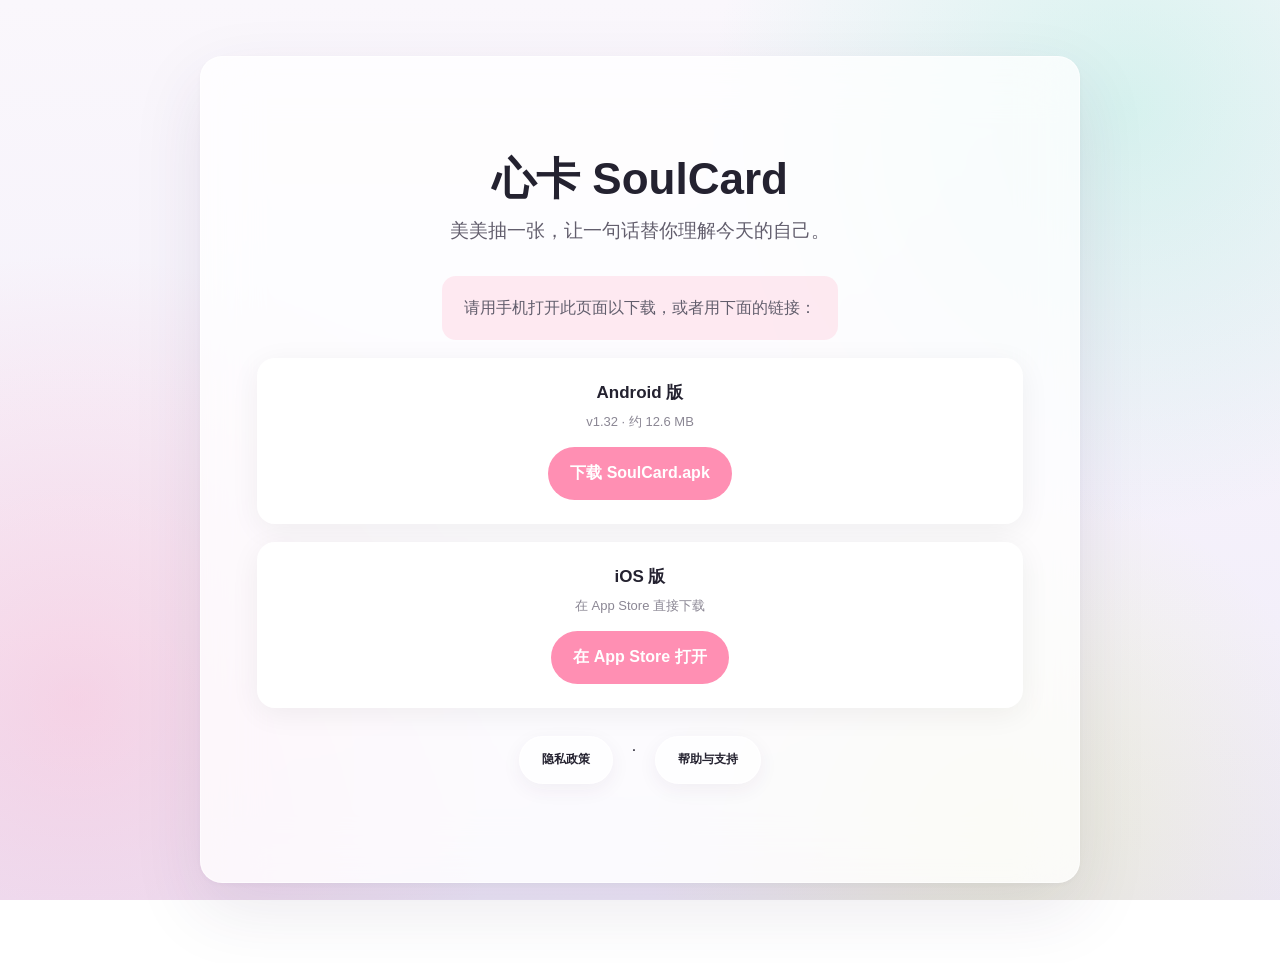
<file: index.html>
<!doctype html>
<html lang="zh-Hans">
<head>
  <meta charset="utf-8">
  <meta name="viewport" content="width=device-width, initial-scale=1">
  <title>下载 心卡 SoulCard</title>
  <meta name="description" content="心卡 SoulCard：美美抽一张，让一句话替你理解今天的自己。本页面会自动检测设备并跳到对应的安装入口。">
  <!-- Smart App Banner. Tells iOS / WeChat's WebKit that this page belongs to
       a specific App Store app; turns programmatic apps.apple.com redirects
       into the native "即将离开微信 / 打开 App Store" confirmation dialog
       instead of WeChat's "非官方网页" security warning. -->
  <meta name="apple-itunes-app" content="app-id=6770044426">
  <link rel="stylesheet" href="style.css">
  <style>
    .dl-card {
      background: #fff;
      border-radius: 18px;
      padding: 22px 22px 24px;
      margin: 18px 0 12px;
      box-shadow: 0 6px 30px rgba(0,0,0,0.06);
    }
    .dl-card h3 { margin: 0 0 4px; font-size: 17px; }
    .dl-card .platform-note {
      color: #8b8794;
      font-size: 13px;
      margin: 0 0 14px;
    }
    .dl-card .apk-download { display: inline-block; margin: 0; }
    .wechat-hint {
      background: #fff7e6;
      border-radius: 14px;
      padding: 16px 18px;
      margin: 16px 0;
      color: #8a6d3b;
      font-size: 14px;
      line-height: 1.6;
    }
    .links { margin-top: 28px; }
    .sub-link { color: #b6b1bb; font-size: 12px; }
  </style>
</head>
<body>
  <main>
    <article class="landing">
      <h1>心卡 SoulCard</h1>
      <p class="tagline">美美抽一张，让一句话替你理解今天的自己。</p>

      <p class="summary" id="status">检测设备中…</p>

      <div id="wechat-hint" class="wechat-hint" style="display:none">
        看起来你在微信里打开了这个页面。<br>
        请点击右上角 <strong>···</strong> → <strong>在浏览器中打开</strong>，才能直接下载安装包。
      </div>

      <div id="actions" style="display:none">
        <div id="card-android" class="dl-card" style="display:none">
          <h3>Android 版</h3>
          <p class="platform-note" id="android-version">最新版本</p>
          <a id="dl-android" class="apk-download" href="#" download>下载 SoulCard.apk</a>
        </div>
        <div id="card-ios" class="dl-card" style="display:none">
          <h3>iOS 版</h3>
          <p class="platform-note">在 App Store 直接下载</p>
          <a id="dl-ios" class="apk-download" href="https://apps.apple.com/cn/app/%E5%BF%83%E5%8D%A1/id6770044426">在 App Store 打开</a>
        </div>
      </div>

      <nav class="links">
        <a class="sub-link" href="./privacy.html">隐私政策</a>
        &nbsp;·&nbsp;
        <a class="sub-link" href="./support.html">帮助与支持</a>
      </nav>
    </article>
  </main>
  <script>
    (function () {
      var ua = navigator.userAgent || '';
      var isAndroid = /Android/i.test(ua);
      var isIOS = /iPhone|iPad|iPod/i.test(ua);
      var isWeChat = /MicroMessenger/i.test(ua);
      var statusEl = document.getElementById('status');
      var actionsEl = document.getElementById('actions');
      var cardAndroid = document.getElementById('card-android');
      var cardIos = document.getElementById('card-ios');
      var dlAndroid = document.getElementById('dl-android');
      var versionNote = document.getElementById('android-version');
      var wechatHint = document.getElementById('wechat-hint');

      function revealAndroid(apkUrl, versionName, sizeMB) {
        dlAndroid.href = apkUrl;
        if (versionName) {
          versionNote.textContent = 'v' + versionName + (sizeMB ? ' · 约 ' + sizeMB + ' MB' : '');
        }
        cardAndroid.style.display = '';
        actionsEl.style.display = '';
      }
      function revealIos() {
        cardIos.style.display = '';
        actionsEl.style.display = '';
      }

      // WeChat WebView blocks .apk downloads (so Android needs the "open in
      // browser" hint), but apps.apple.com deep links work natively in WeChat —
      // tapping one auto-opens the App Store. So the iOS redirect path doesn't
      // need the WeChat guardrail.
      if (isAndroid && isWeChat) {
        wechatHint.style.display = '';
        statusEl.textContent = '心卡 SoulCard 离线运行，零追踪。';
      }

      fetch('./version.json', { cache: 'no-store' })
        .then(function (r) { return r.json(); })
        .then(function (j) {
          var apkUrl = j.apkUrl;
          var versionName = j.apkVersionName;
          var sizeMB = j.apkSizeBytes ? (j.apkSizeBytes / 1024 / 1024).toFixed(1) : null;
          if (isIOS) {
            // Combined with the <meta name="apple-itunes-app"> tag at the top
            // of <head>, iOS / WeChat's WebKit treats this redirect specially:
            // a native "即将离开微信 / 打开 App Store / 允许 / 取消" dialog
            // appears, bypassing the WeChat "非官方网页" security warning.
            // Use replace() (not href) so the intermediate page doesn't sit in
            // history — back button goes to the share origin (post / chat).
            statusEl.textContent = '正在打开 App Store…';
            var iosTarget = 'https://apps.apple.com/cn/app/id6770044426';
            setTimeout(function () { window.location.replace(iosTarget); }, 250);
            setTimeout(function () {
              statusEl.textContent = '没自动跳转？点下面：';
              revealIos();
            }, 1500);
          } else if (isAndroid && !isWeChat) {
            // Direct trigger — Android browsers prompt the user for the APK.
            statusEl.textContent = '正在准备下载…';
            window.location.href = apkUrl;
            setTimeout(function () {
              statusEl.textContent = '没自动开始？点击下面的按钮：';
              revealAndroid(apkUrl, versionName, sizeMB);
            }, 1500);
          } else if (isAndroid && isWeChat) {
            // APK download blocked in WeChat — show card with the "open in
            // browser" hint already visible above.
            revealAndroid(apkUrl, versionName, sizeMB);
          } else {
            // Desktop / unknown — show both download cards.
            statusEl.textContent = '请用手机打开此页面以下载，或者用下面的链接：';
            revealAndroid(apkUrl, versionName, sizeMB);
            revealIos();
          }
        })
        .catch(function () {
          // Fall back to the support page if version.json fetch fails (offline,
          // CDN hiccup, etc).
          statusEl.innerHTML = '加载下载信息失败，请前往 <a href="./support.html">帮助页</a> 手动下载。';
        });
    })();
  </script>
</body>
</html>
</file>
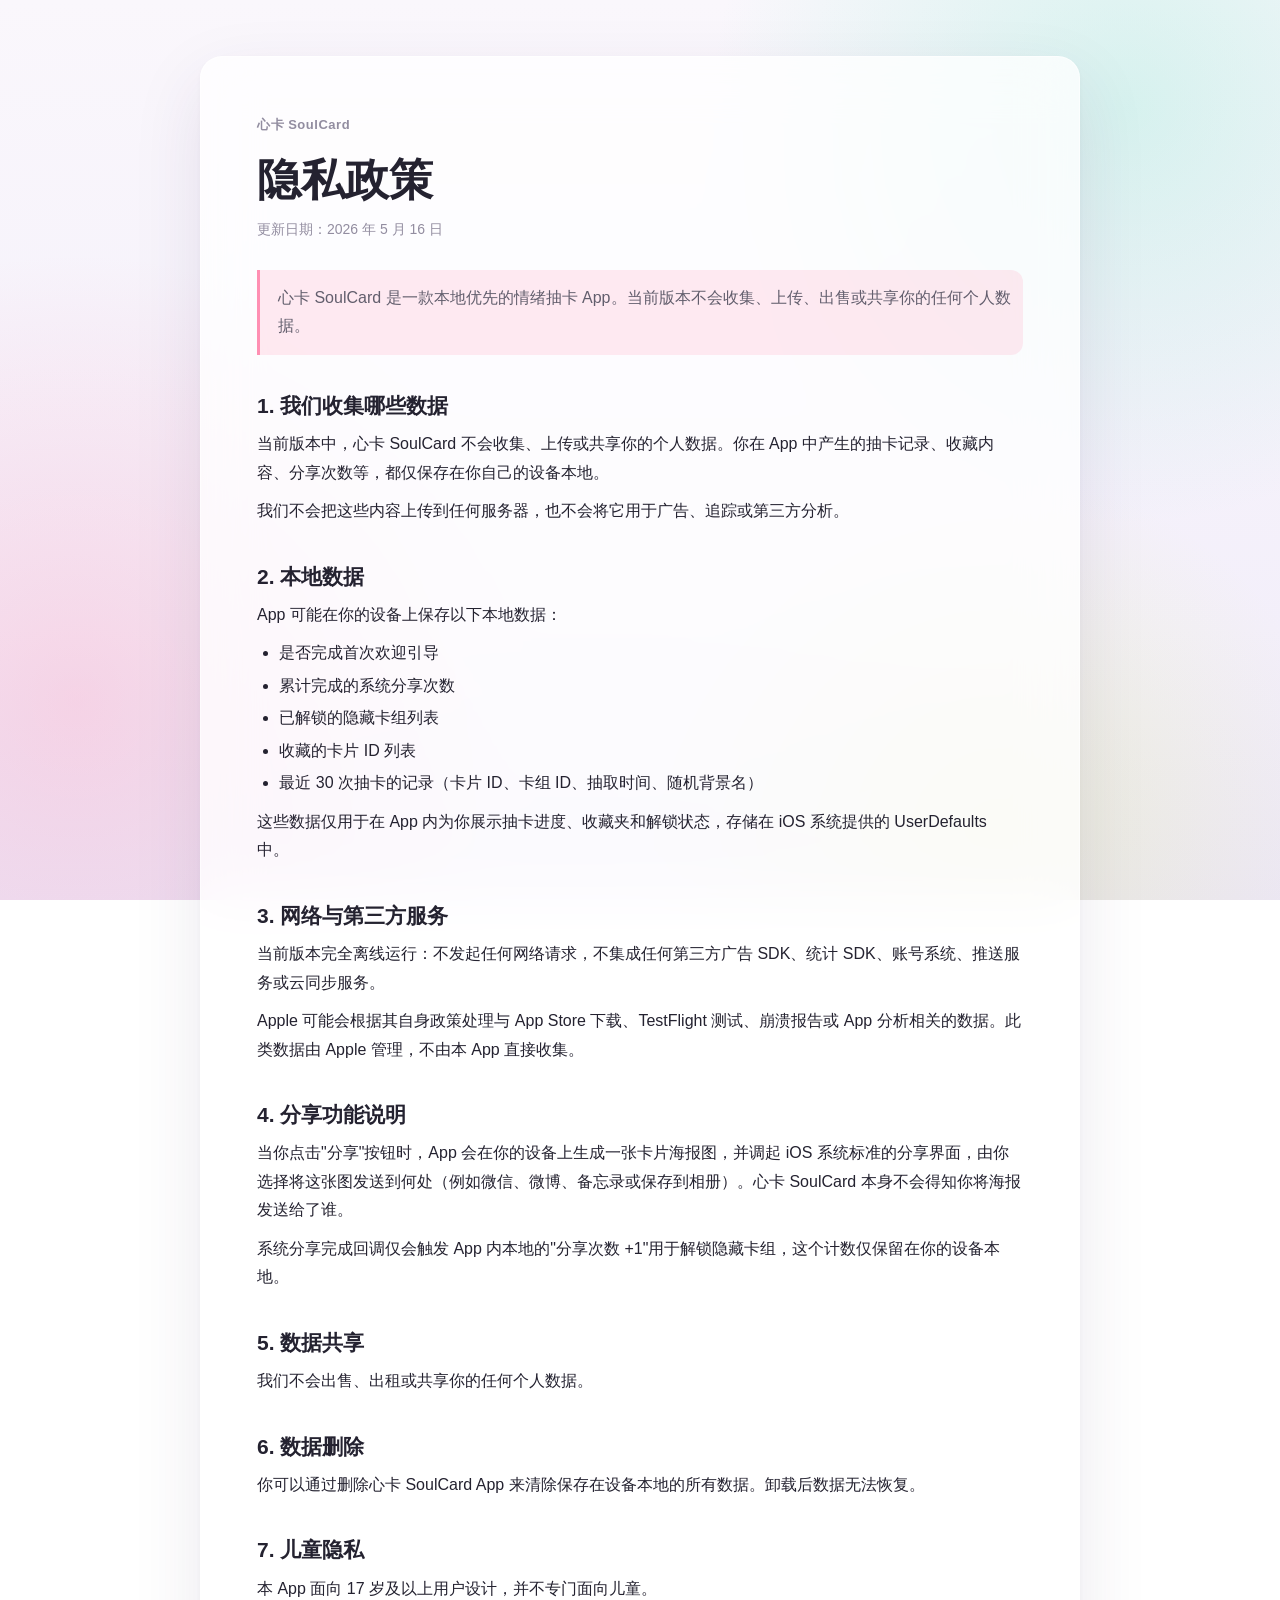
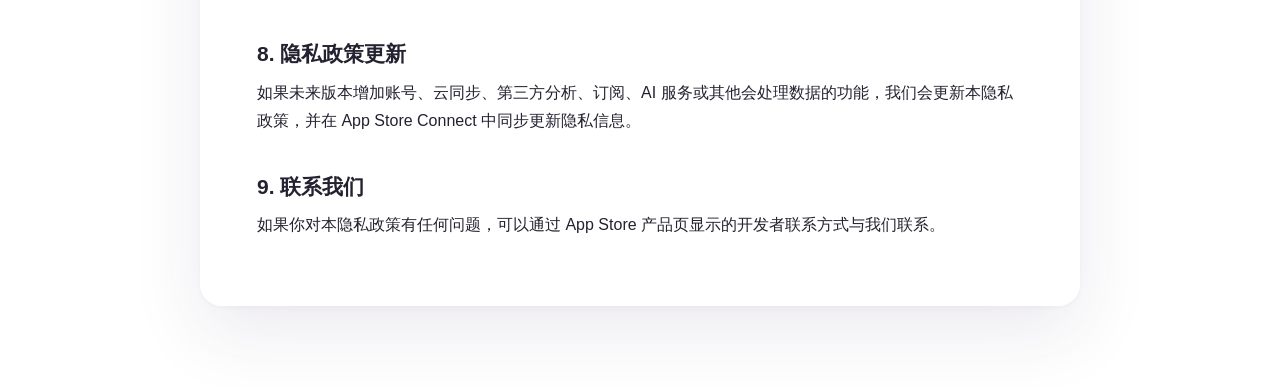
<file: privacy.html>
<!doctype html>
<html lang="zh-Hans">
<head>
  <meta charset="utf-8">
  <meta name="viewport" content="width=device-width, initial-scale=1">
  <title>心卡 SoulCard 隐私政策</title>
  <meta name="description" content="心卡 SoulCard App 隐私政策">
  <link rel="stylesheet" href="style.css">
</head>
<body>
  <main>
    <article>
      <p class="brand"><a href="./index.html">心卡 SoulCard</a></p>
      <h1>隐私政策</h1>
      <p class="meta">更新日期：2026 年 5 月 16 日</p>

      <p class="summary">
        心卡 SoulCard 是一款本地优先的情绪抽卡 App。当前版本不会收集、上传、出售或共享你的任何个人数据。
      </p>

      <h2>1. 我们收集哪些数据</h2>
      <p>
        当前版本中，心卡 SoulCard 不会收集、上传或共享你的个人数据。你在 App 中产生的抽卡记录、收藏内容、分享次数等，都仅保存在你自己的设备本地。
      </p>
      <p>
        我们不会把这些内容上传到任何服务器，也不会将它用于广告、追踪或第三方分析。
      </p>

      <h2>2. 本地数据</h2>
      <p>App 可能在你的设备上保存以下本地数据：</p>
      <ul>
        <li>是否完成首次欢迎引导</li>
        <li>累计完成的系统分享次数</li>
        <li>已解锁的隐藏卡组列表</li>
        <li>收藏的卡片 ID 列表</li>
        <li>最近 30 次抽卡的记录（卡片 ID、卡组 ID、抽取时间、随机背景名）</li>
      </ul>
      <p>这些数据仅用于在 App 内为你展示抽卡进度、收藏夹和解锁状态，存储在 iOS 系统提供的 UserDefaults 中。</p>

      <h2>3. 网络与第三方服务</h2>
      <p>
        当前版本完全离线运行：不发起任何网络请求，不集成任何第三方广告 SDK、统计 SDK、账号系统、推送服务或云同步服务。
      </p>
      <p>
        Apple 可能会根据其自身政策处理与 App Store 下载、TestFlight 测试、崩溃报告或 App 分析相关的数据。此类数据由 Apple 管理，不由本 App 直接收集。
      </p>

      <h2>4. 分享功能说明</h2>
      <p>
        当你点击"分享"按钮时，App 会在你的设备上生成一张卡片海报图，并调起 iOS 系统标准的分享界面，由你选择将这张图发送到何处（例如微信、微博、备忘录或保存到相册）。心卡 SoulCard 本身不会得知你将海报发送给了谁。
      </p>
      <p>
        系统分享完成回调仅会触发 App 内本地的"分享次数 +1"用于解锁隐藏卡组，这个计数仅保留在你的设备本地。
      </p>

      <h2>5. 数据共享</h2>
      <p>
        我们不会出售、出租或共享你的任何个人数据。
      </p>

      <h2>6. 数据删除</h2>
      <p>
        你可以通过删除心卡 SoulCard App 来清除保存在设备本地的所有数据。卸载后数据无法恢复。
      </p>

      <h2>7. 儿童隐私</h2>
      <p>
        本 App 面向 17 岁及以上用户设计，并不专门面向儿童。
      </p>

      <h2>8. 隐私政策更新</h2>
      <p>
        如果未来版本增加账号、云同步、第三方分析、订阅、AI 服务或其他会处理数据的功能，我们会更新本隐私政策，并在 App Store Connect 中同步更新隐私信息。
      </p>

      <h2>9. 联系我们</h2>
      <p>
        如果你对本隐私政策有任何问题，可以通过 App Store 产品页显示的开发者联系方式与我们联系。
      </p>
    </article>
  </main>
</body>
</html>
</file>
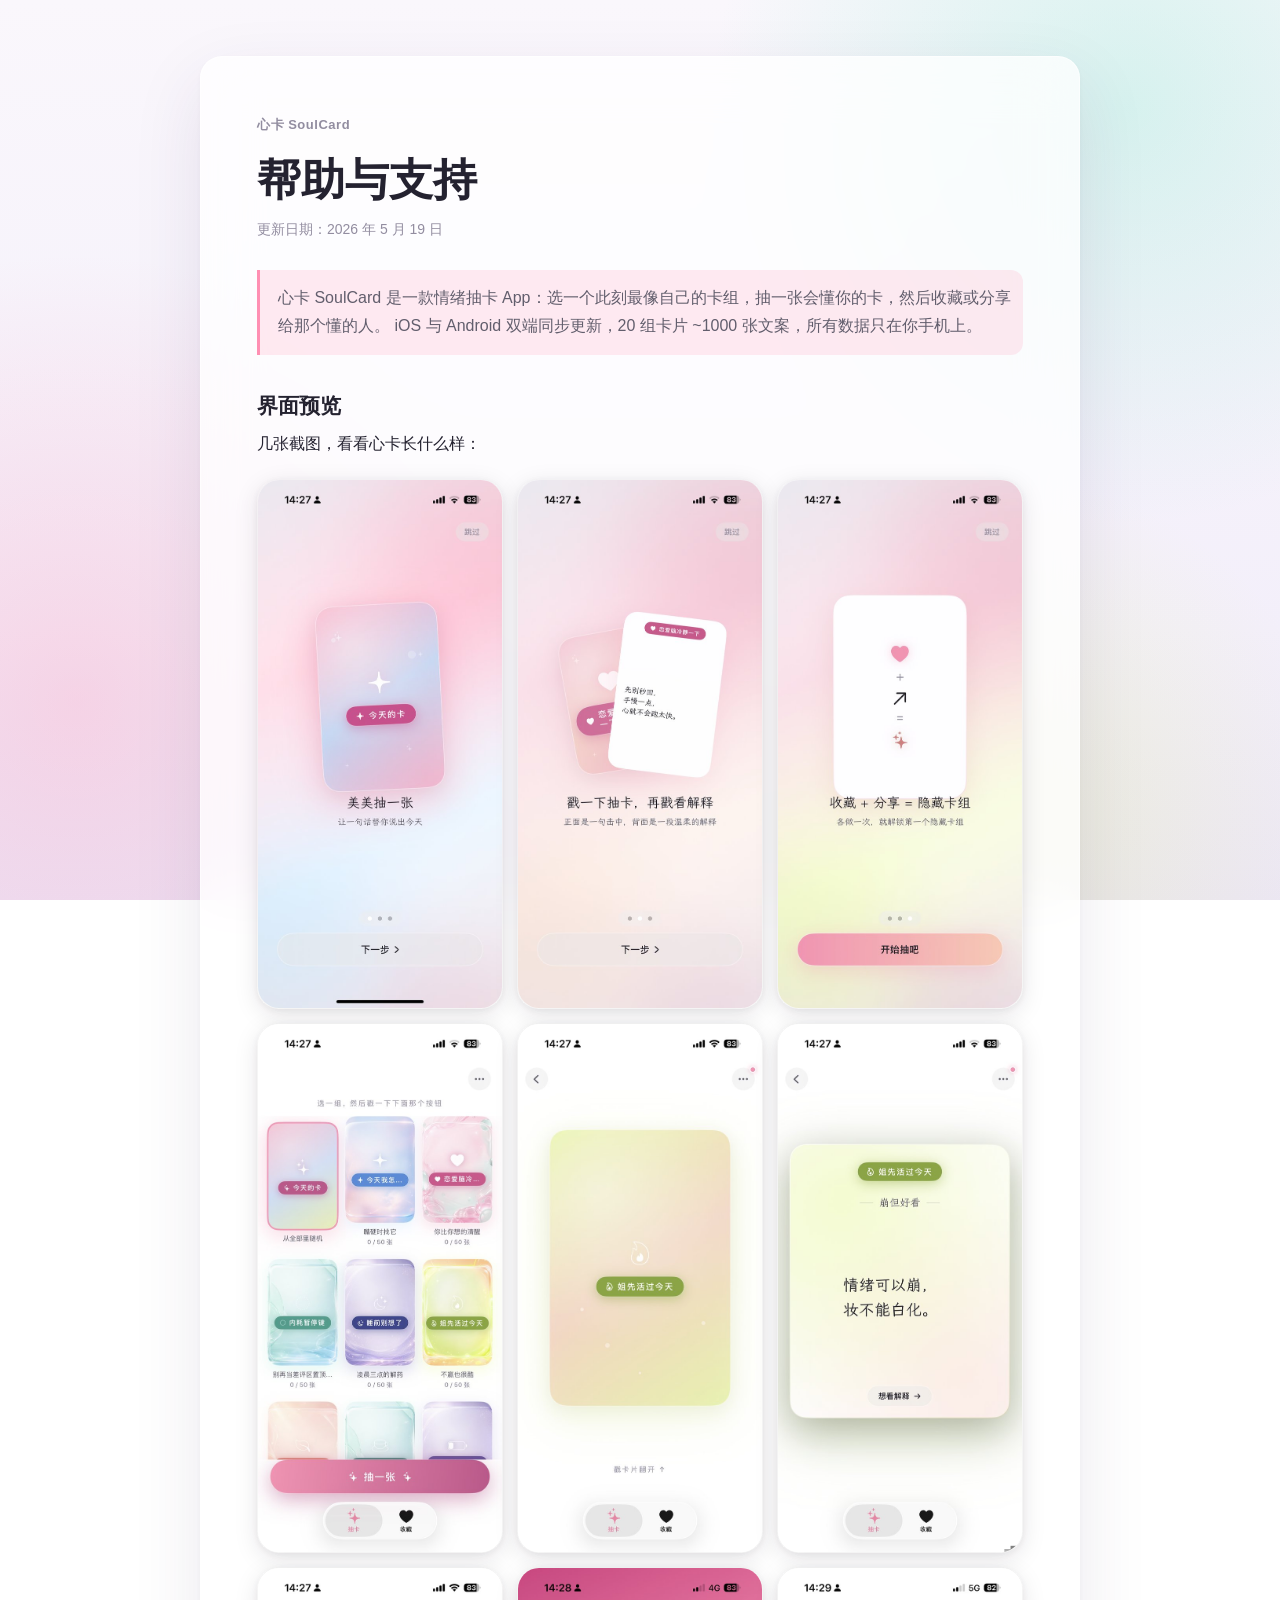
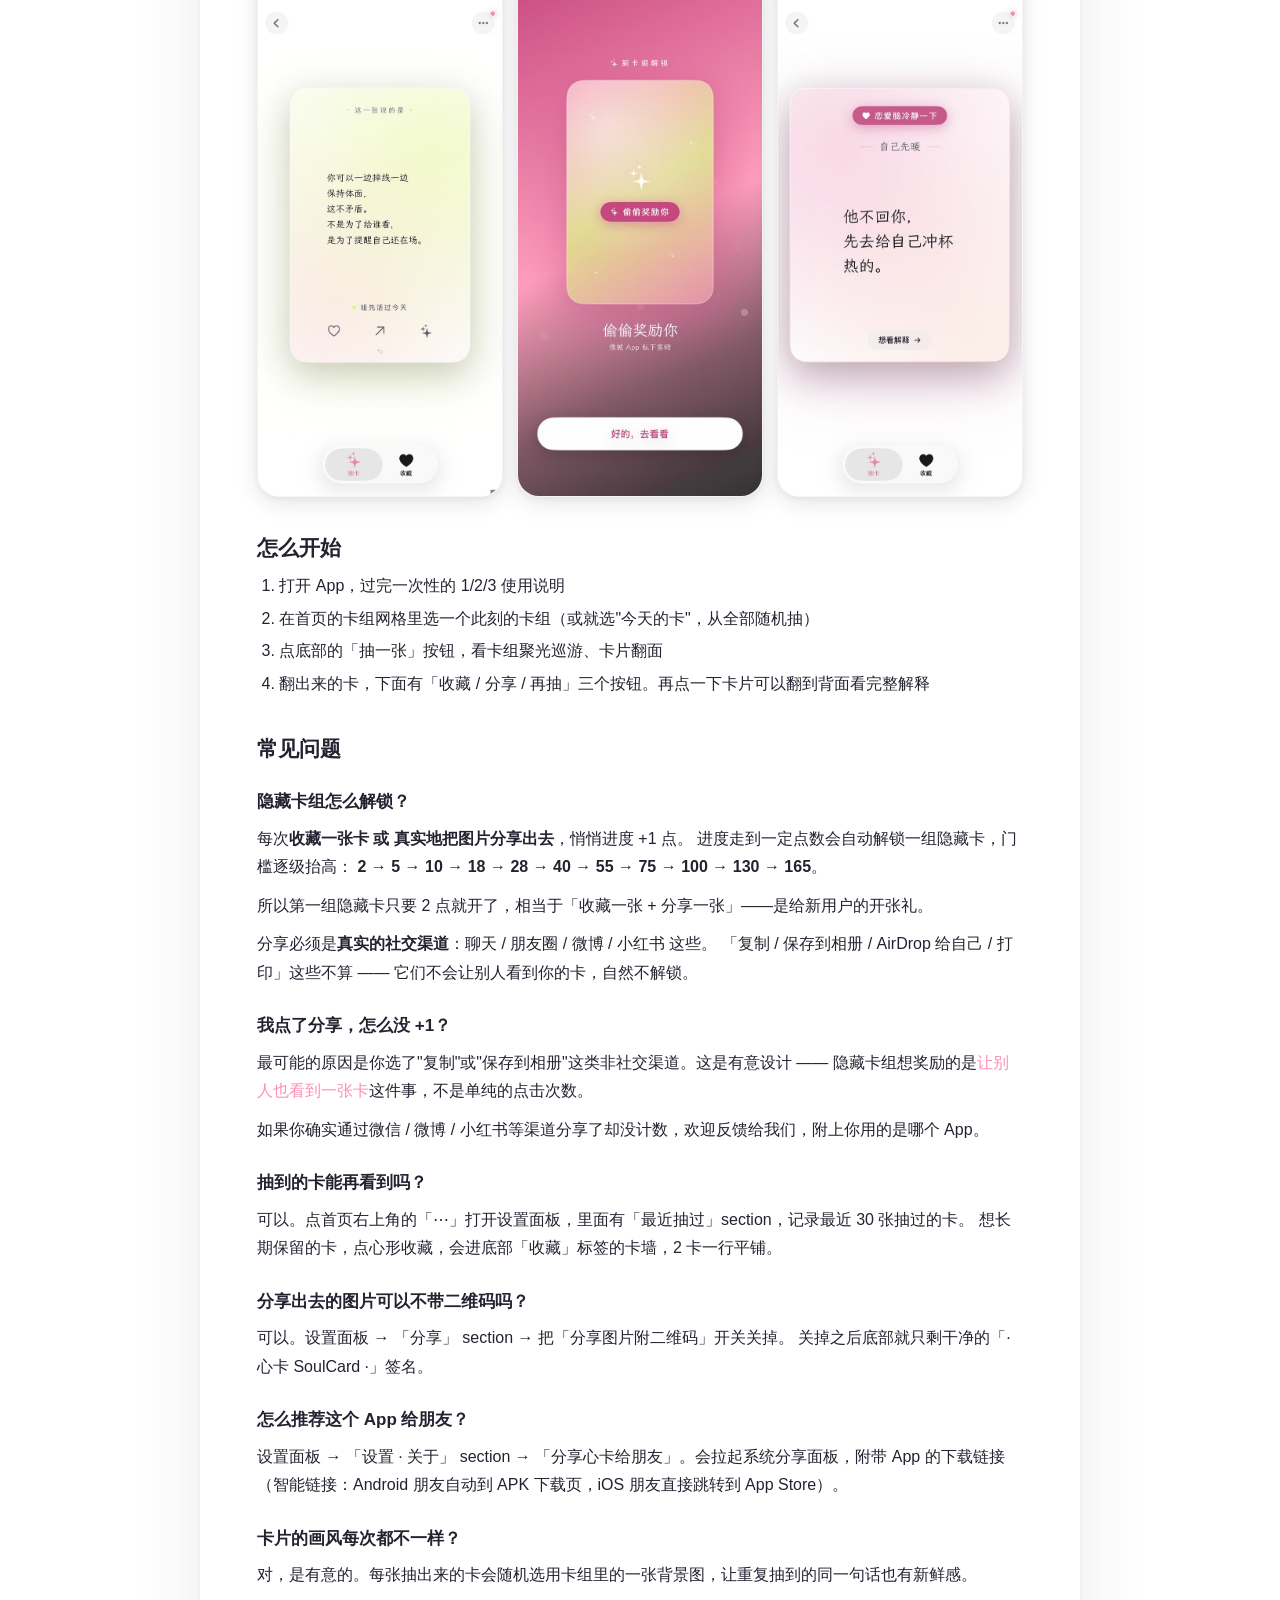
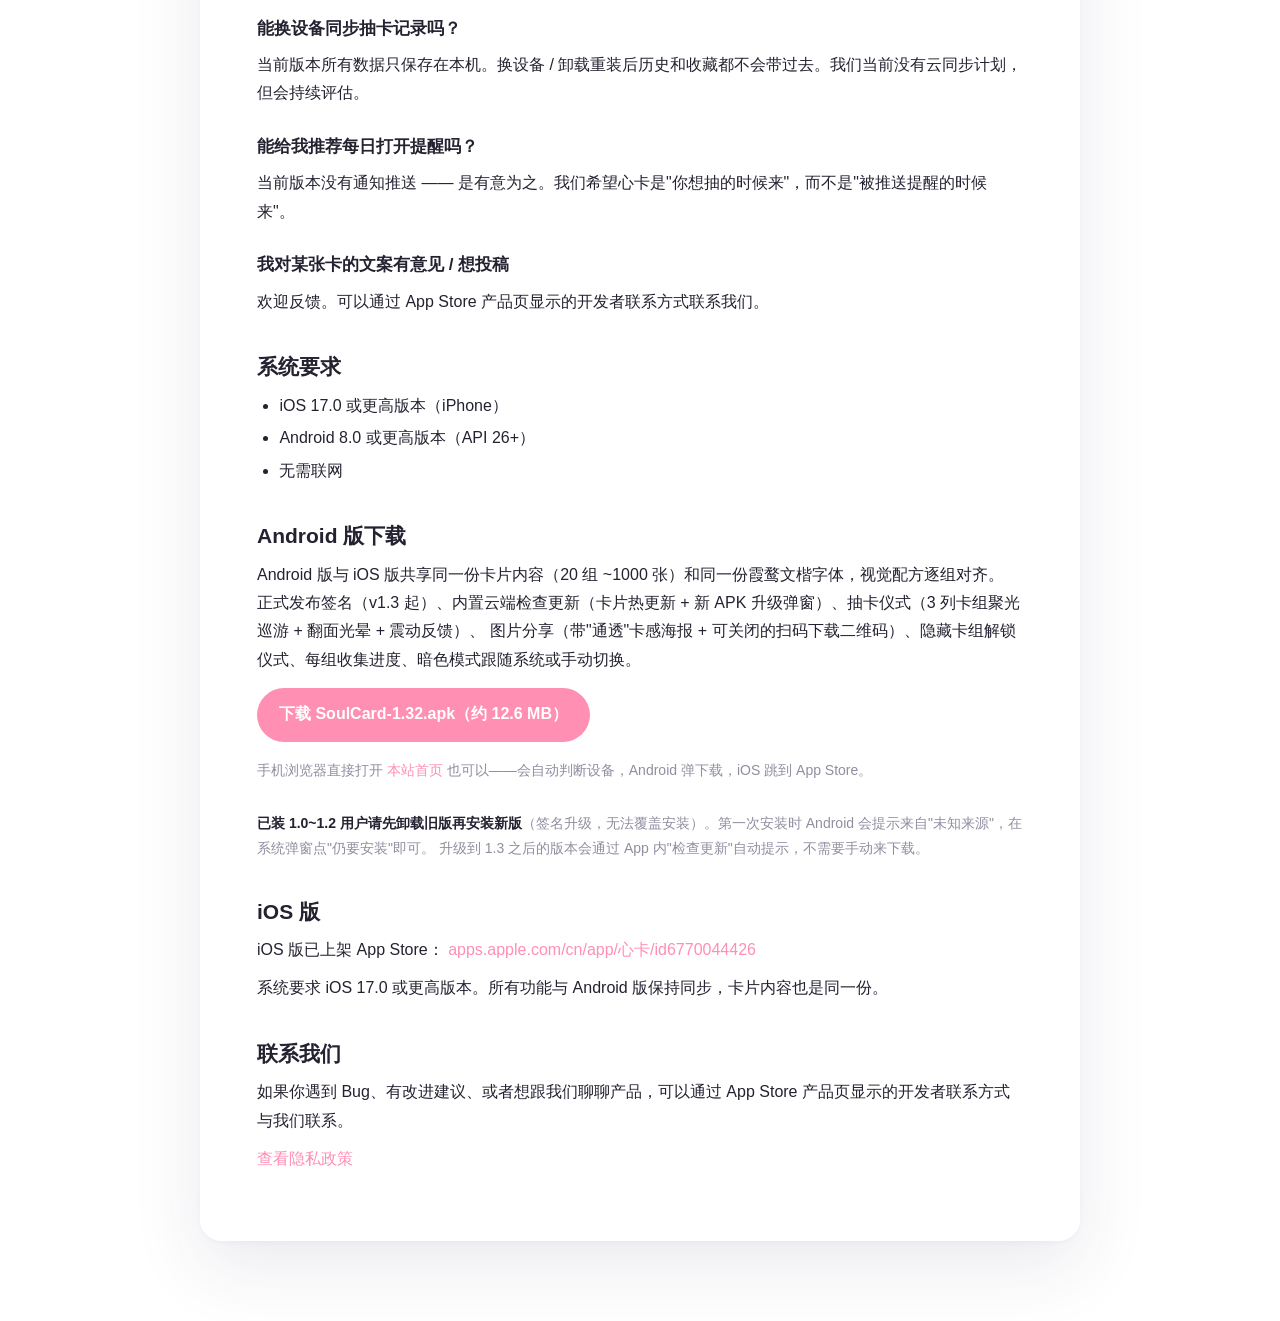
<file: support.html>
<!doctype html>
<html lang="zh-Hans">
<head>
  <meta charset="utf-8">
  <meta name="viewport" content="width=device-width, initial-scale=1">
  <title>心卡 SoulCard 帮助与支持</title>
  <meta name="description" content="心卡 SoulCard App 使用帮助、常见问题与联系方式">
  <link rel="stylesheet" href="style.css">
</head>
<body>
  <main>
    <article>
      <p class="brand"><a href="./index.html">心卡 SoulCard</a></p>
      <h1>帮助与支持</h1>
      <p class="meta">更新日期：2026 年 5 月 19 日</p>

      <p class="summary">
        心卡 SoulCard 是一款情绪抽卡 App：选一个此刻最像自己的卡组，抽一张会懂你的卡，然后收藏或分享给那个懂的人。
        iOS 与 Android 双端同步更新，20 组卡片 ~1000 张文案，所有数据只在你手机上。
      </p>

      <h2>界面预览</h2>
      <p>几张截图，看看心卡长什么样：</p>
      <div class="screenshots-grid">
        <img src="./screenshots/img_7902.jpg" alt="心卡界面 1" loading="lazy">
        <img src="./screenshots/img_7903.jpg" alt="心卡界面 2" loading="lazy">
        <img src="./screenshots/img_7904.jpg" alt="心卡界面 3" loading="lazy">
        <img src="./screenshots/img_7905.jpg" alt="心卡界面 4" loading="lazy">
        <img src="./screenshots/img_7906.jpg" alt="心卡界面 5" loading="lazy">
        <img src="./screenshots/img_7907.jpg" alt="心卡界面 6" loading="lazy">
        <img src="./screenshots/img_7908.jpg" alt="心卡界面 7" loading="lazy">
        <img src="./screenshots/img_7911.jpg" alt="心卡界面 8" loading="lazy">
        <img src="./screenshots/img_7913.jpg" alt="心卡界面 9" loading="lazy">
      </div>

      <h2>怎么开始</h2>
      <ol>
        <li>打开 App，过完一次性的 1/2/3 使用说明</li>
        <li>在首页的卡组网格里选一个此刻的卡组（或就选"今天的卡"，从全部随机抽）</li>
        <li>点底部的「抽一张」按钮，看卡组聚光巡游、卡片翻面</li>
        <li>翻出来的卡，下面有「收藏 / 分享 / 再抽」三个按钮。再点一下卡片可以翻到背面看完整解释</li>
      </ol>

      <h2>常见问题</h2>

      <h3>隐藏卡组怎么解锁？</h3>
      <p>
        每次<strong>收藏一张卡 或 真实地把图片分享出去</strong>，悄悄进度 +1 点。
        进度走到一定点数会自动解锁一组隐藏卡，门槛逐级抬高：
        <strong>2 → 5 → 10 → 18 → 28 → 40 → 55 → 75 → 100 → 130 → 165</strong>。
      </p>
      <p>
        所以第一组隐藏卡只要 2 点就开了，相当于「收藏一张 + 分享一张」——是给新用户的开张礼。
      </p>
      <p>
        分享必须是<strong>真实的社交渠道</strong>：聊天 / 朋友圈 / 微博 / 小红书 这些。
        「复制 / 保存到相册 / AirDrop 给自己 / 打印」这些不算 —— 它们不会让别人看到你的卡，自然不解锁。
      </p>

      <h3>我点了分享，怎么没 +1？</h3>
      <p>
        最可能的原因是你选了"复制"或"保存到相册"这类非社交渠道。这是有意设计 —— 隐藏卡组想奖励的是<em>让别人也看到一张卡</em>这件事，不是单纯的点击次数。
      </p>
      <p>
        如果你确实通过微信 / 微博 / 小红书等渠道分享了却没计数，欢迎反馈给我们，附上你用的是哪个 App。
      </p>

      <h3>抽到的卡能再看到吗？</h3>
      <p>
        可以。点首页右上角的「⋯」打开设置面板，里面有「最近抽过」section，记录最近 30 张抽过的卡。
        想长期保留的卡，点心形收藏，会进底部「收藏」标签的卡墙，2 卡一行平铺。
      </p>

      <h3>分享出去的图片可以不带二维码吗？</h3>
      <p>
        可以。设置面板 → 「分享」 section → 把「分享图片附二维码」开关关掉。
        关掉之后底部就只剩干净的「· 心卡 SoulCard ·」签名。
      </p>

      <h3>怎么推荐这个 App 给朋友？</h3>
      <p>
        设置面板 → 「设置 · 关于」 section → 「分享心卡给朋友」。会拉起系统分享面板，附带 App 的下载链接（智能链接：Android 朋友自动到 APK 下载页，iOS 朋友直接跳转到 App Store）。
      </p>

      <h3>卡片的画风每次都不一样？</h3>
      <p>
        对，是有意的。每张抽出来的卡会随机选用卡组里的一张背景图，让重复抽到的同一句话也有新鲜感。
      </p>

      <h3>能换设备同步抽卡记录吗？</h3>
      <p>
        当前版本所有数据只保存在本机。换设备 / 卸载重装后历史和收藏都不会带过去。我们当前没有云同步计划，但会持续评估。
      </p>

      <h3>能给我推荐每日打开提醒吗？</h3>
      <p>
        当前版本没有通知推送 —— 是有意为之。我们希望心卡是"你想抽的时候来"，而不是"被推送提醒的时候来"。
      </p>

      <h3>我对某张卡的文案有意见 / 想投稿</h3>
      <p>
        欢迎反馈。可以通过 App Store 产品页显示的开发者联系方式联系我们。
      </p>

      <h2>系统要求</h2>
      <ul>
        <li>iOS 17.0 或更高版本（iPhone）</li>
        <li>Android 8.0 或更高版本（API 26+）</li>
        <li>无需联网</li>
      </ul>

      <h2>Android 版下载</h2>
      <p>
        Android 版与 iOS 版共享同一份卡片内容（20 组 ~1000 张）和同一份霞鹜文楷字体，视觉配方逐组对齐。
        正式发布签名（v1.3 起）、内置云端检查更新（卡片热更新 + 新 APK 升级弹窗）、抽卡仪式（3 列卡组聚光巡游 + 翻面光晕 + 震动反馈）、
        图片分享（带"通透"卡感海报 + 可关闭的扫码下载二维码）、隐藏卡组解锁仪式、每组收集进度、暗色模式跟随系统或手动切换。
      </p>
      <p>
        <a class="apk-download" href="./android/SoulCard-1.32.apk" download>下载 SoulCard-1.32.apk（约 12.6 MB）</a>
      </p>
      <p class="meta">
        手机浏览器直接打开 <a href="./">本站首页</a> 也可以——会自动判断设备，Android 弹下载，iOS 跳到 App Store。
      </p>
      <p class="meta">
        <strong>已装 1.0~1.2 用户请先卸载旧版再安装新版</strong>（签名升级，无法覆盖安装）。第一次安装时 Android 会提示来自"未知来源"，在系统弹窗点"仍要安装"即可。
        升级到 1.3 之后的版本会通过 App 内"检查更新"自动提示，不需要手动来下载。
      </p>

      <h2>iOS 版</h2>
      <p>
        iOS 版已上架 App Store：
        <a href="https://apps.apple.com/cn/app/%E5%BF%83%E5%8D%A1/id6770044426">apps.apple.com/cn/app/心卡/id6770044426</a>
      </p>
      <p>
        系统要求 iOS 17.0 或更高版本。所有功能与 Android 版保持同步，卡片内容也是同一份。
      </p>

      <h2>联系我们</h2>
      <p>
        如果你遇到 Bug、有改进建议、或者想跟我们聊聊产品，可以通过 App Store 产品页显示的开发者联系方式与我们联系。
      </p>
      <p>
        <a href="./privacy.html">查看隐私政策</a>
      </p>
    </article>
  </main>
</body>
</html>
</file>
<file: style.css>
:root {
  color-scheme: light;
  --bg-base: #faf7fc;
  --paper: rgba(255, 255, 255, 0.78);
  --ink-primary: #242230;
  --ink-secondary: #625e6d;
  --ink-tertiary: #928da0;
  --accent: #ff8fb3;
  --accent-soft: rgba(255, 143, 179, 0.18);
  --line: rgba(255, 255, 255, 0.55);
  --line-soft: rgba(146, 141, 160, 0.18);
}

* {
  box-sizing: border-box;
}

html, body {
  margin: 0;
  padding: 0;
}

body {
  min-height: 100vh;
  background:
    radial-gradient(circle at 88% 12%, rgba(141, 232, 210, 0.32), transparent 26rem),
    radial-gradient(circle at 6% 78%, rgba(255, 143, 179, 0.28), transparent 28rem),
    radial-gradient(circle at 78% 92%, rgba(221, 245, 110, 0.22), transparent 22rem),
    linear-gradient(180deg, #faf7fc, #f3effa 70%, #ece6f7);
  background-attachment: fixed;
  color: var(--ink-primary);
  font-family: -apple-system, BlinkMacSystemFont, "PingFang SC", "Hiragino Sans GB", "Microsoft YaHei", sans-serif;
  line-height: 1.78;
  -webkit-font-smoothing: antialiased;
}

main {
  width: min(880px, calc(100% - 32px));
  margin: 0 auto;
  padding: 56px 0 80px;
}

article {
  background: var(--paper);
  backdrop-filter: blur(28px) saturate(1.1);
  -webkit-backdrop-filter: blur(28px) saturate(1.1);
  border: 1px solid var(--line);
  border-radius: 22px;
  padding: clamp(28px, 5vw, 56px);
  box-shadow:
    0 26px 70px rgba(60, 40, 90, 0.10),
    0 2px 6px rgba(60, 40, 90, 0.04);
}

article.landing {
  text-align: center;
  padding-top: clamp(56px, 10vw, 96px);
  padding-bottom: clamp(48px, 8vw, 80px);
}

.brand {
  margin: 0 0 18px;
  font-size: 13px;
  font-weight: 600;
  letter-spacing: 0.04em;
  color: var(--ink-tertiary);
  text-transform: none;
}

.brand a {
  color: inherit;
  text-decoration: none;
}

.brand a:hover {
  color: var(--accent);
}

h1 {
  margin: 0 0 8px;
  font-size: clamp(30px, 5.4vw, 44px);
  line-height: 1.2;
  letter-spacing: 0;
  font-weight: 600;
}

h2 {
  margin: 36px 0 10px;
  font-size: 21px;
  line-height: 1.4;
  letter-spacing: 0;
  font-weight: 600;
}

h3 {
  margin: 26px 0 8px;
  font-size: 17px;
  line-height: 1.5;
  font-weight: 600;
  color: var(--ink-primary);
}

p {
  margin: 10px 0;
  color: var(--ink-primary);
}

strong {
  font-weight: 600;
  color: var(--ink-primary);
}

em {
  font-style: normal;
  color: var(--accent);
  font-weight: 500;
}

ul, ol {
  margin: 10px 0 0;
  padding-left: 1.4em;
}

li {
  margin: 4px 0;
  color: var(--ink-primary);
}

.meta {
  color: var(--ink-tertiary);
  font-size: 14px;
  margin-bottom: 28px;
}

.apk-download {
  display: inline-block;
  background: var(--accent);
  color: #fff;
  padding: 12px 22px;
  border-radius: 28px;
  text-decoration: none;
  font-weight: 600;
  font-size: 16px;
  margin: 4px 0 6px;
}

.apk-download:hover {
  opacity: 0.9;
}

.screenshots-grid {
  display: grid;
  grid-template-columns: repeat(3, 1fr);
  gap: 14px;
  margin: 20px 0 28px;
}

.screenshots-grid img {
  width: 100%;
  height: auto;
  border-radius: 22px;
  box-shadow: 0 6px 24px rgba(30, 18, 40, 0.10), 0 2px 6px rgba(30, 18, 40, 0.06);
  border: 1px solid rgba(0, 0, 0, 0.04);
  display: block;
}

@media (max-width: 600px) {
  .screenshots-grid {
    grid-template-columns: repeat(2, 1fr);
    gap: 10px;
  }
  .screenshots-grid img {
    border-radius: 16px;
  }
}

.tagline {
  font-size: clamp(16px, 2.4vw, 19px);
  color: var(--ink-secondary);
  margin: 6px 0 28px;
}

.summary {
  border-left: 3px solid var(--accent);
  padding: 14px 0 14px 18px;
  margin: 24px 0 8px;
  color: var(--ink-secondary);
  background: var(--accent-soft);
  border-radius: 0 12px 12px 0;
}

article.landing .summary {
  border-left: none;
  border-radius: 14px;
  padding: 18px 22px;
  text-align: center;
  display: inline-block;
  max-width: 540px;
  margin: 0 auto;
}

a {
  color: var(--accent);
  text-decoration: none;
  border-bottom: 1px solid transparent;
  transition: border-color 0.18s ease;
}

a:hover {
  border-bottom-color: var(--accent);
}

.links {
  display: flex;
  flex-wrap: wrap;
  justify-content: center;
  gap: 14px;
  margin: 36px 0 18px;
}

.links a {
  display: inline-flex;
  align-items: center;
  padding: 12px 22px;
  border-radius: 999px;
  background: rgba(255, 255, 255, 0.7);
  border: 1px solid var(--line);
  color: var(--ink-primary);
  font-weight: 600;
  box-shadow: 0 6px 20px rgba(60, 40, 90, 0.06);
  transition: transform 0.18s ease, box-shadow 0.18s ease;
}

.links a:hover {
  transform: translateY(-1px);
  box-shadow: 0 10px 28px rgba(60, 40, 90, 0.10);
}

.footer-note {
  font-size: 13px;
  color: var(--ink-tertiary);
  margin-top: 24px;
}
</file>
